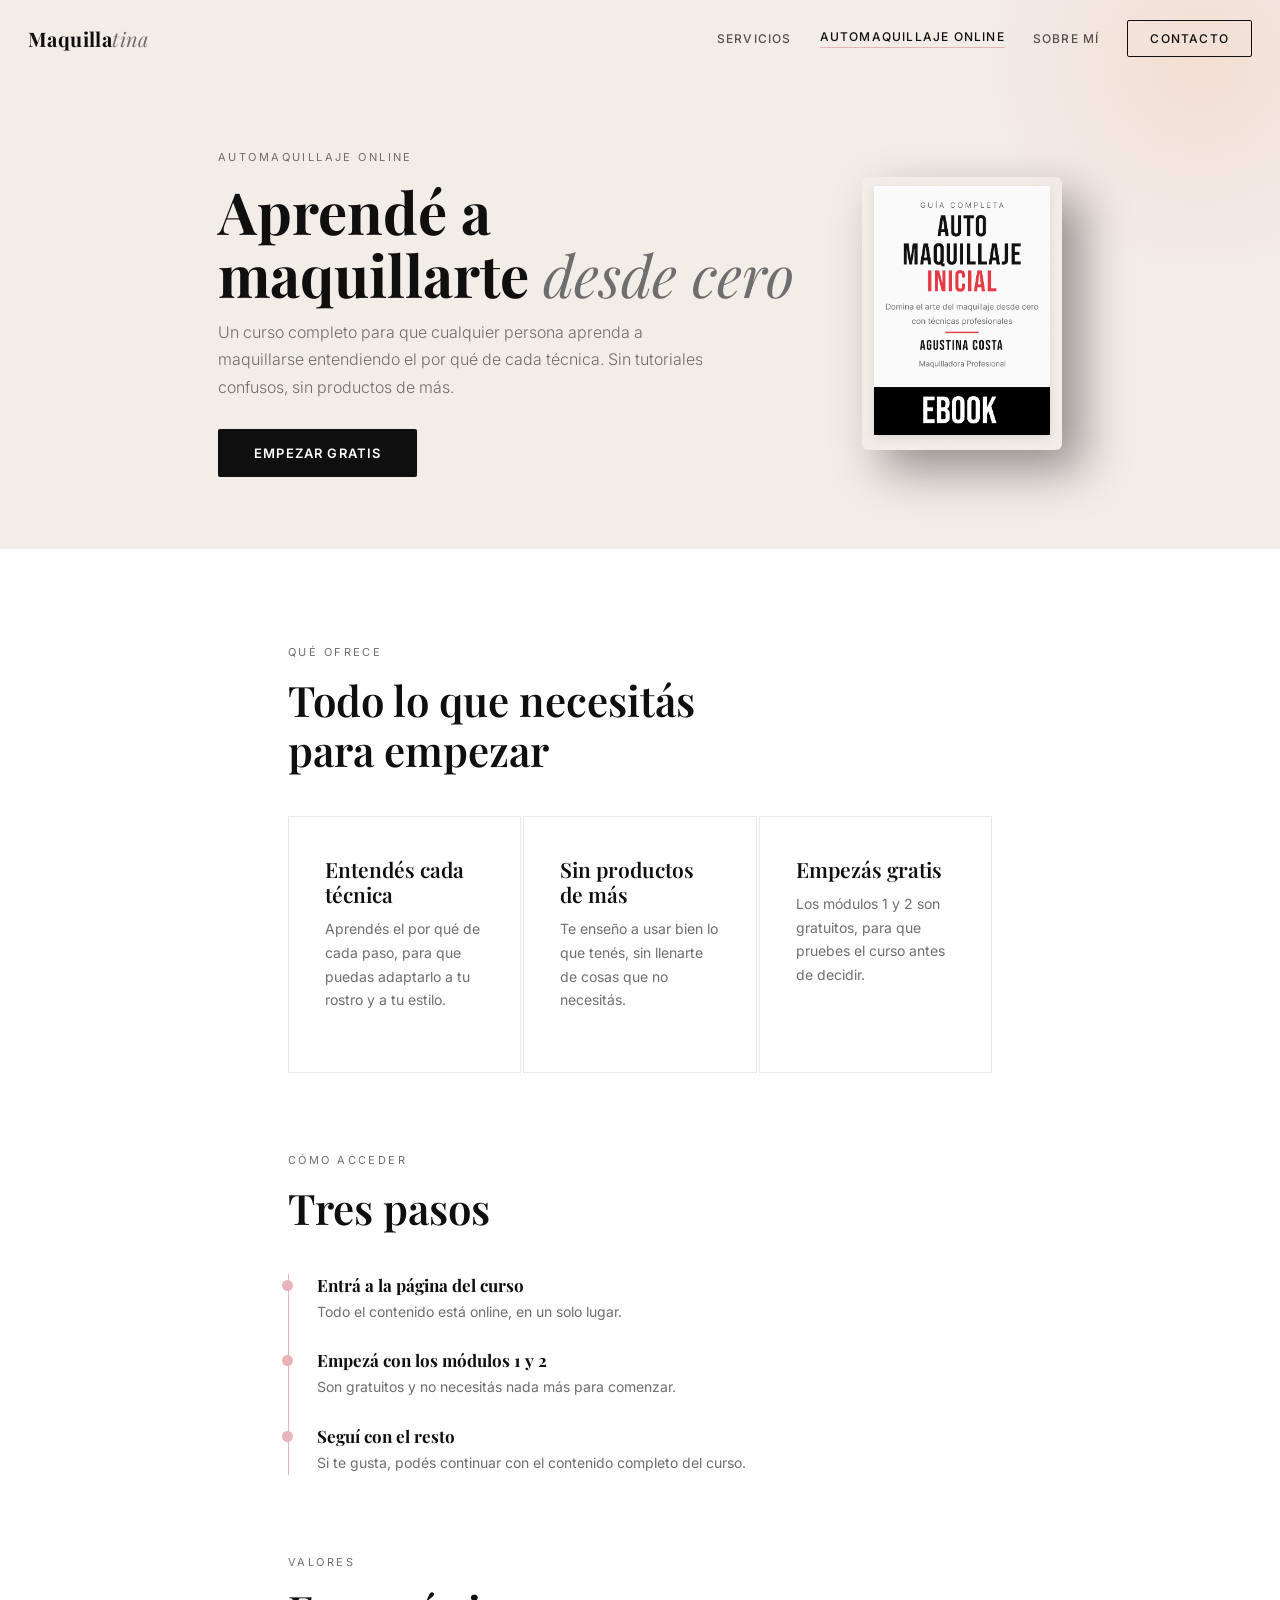
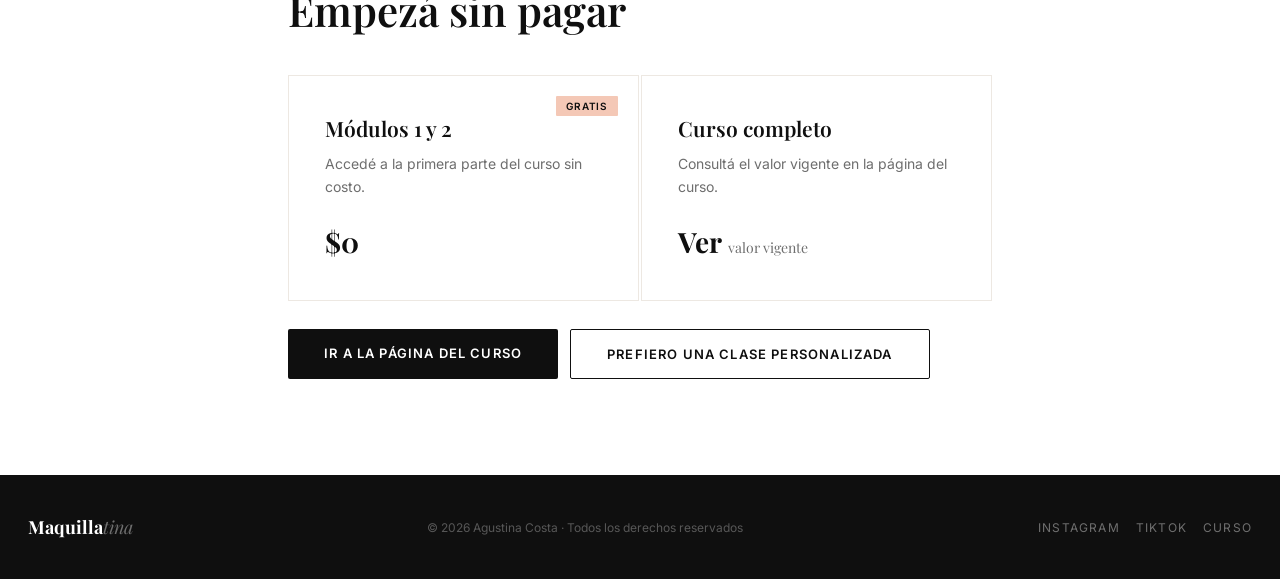
<file: web-mkp2/automaquillaje-online.html>
<!DOCTYPE html>
<html lang="es"><head><meta charset="UTF-8"/><meta name="viewport" content="width=device-width, initial-scale=1.0"/>
<title>Automaquillaje online — Maquillatina</title><meta name="description" content="Curso online de automaquillaje desde cero. Módulos 1 y 2 gratis."/>
<link href="https://fonts.googleapis.com/css2?family=Playfair+Display:ital,wght@0,400;0,600;0,700;1,400;1,600&family=Inter:wght@300;400;500;600&display=swap" rel="stylesheet"/>
<link rel="stylesheet" href="styles.css"/></head><body>
<svg width="0" height="0" style="position:absolute;overflow:hidden"><defs><linearGradient id="ig-grad" x1="0%" y1="100%" x2="100%" y2="0%"><stop offset="0%" style="stop-color:#f09433"/><stop offset="25%" style="stop-color:#e6683c"/><stop offset="50%" style="stop-color:#dc2743"/><stop offset="75%" style="stop-color:#cc2366"/><stop offset="100%" style="stop-color:#bc1888"/></linearGradient></defs></svg>
<nav id="mainNav"><a href="index.html" class="nav__logo">Maquilla<em>tina</em></a>
<div class="nav__links"><a href="servicios.html">Servicios</a><a href="automaquillaje-online.html" class="active">Automaquillaje online</a><a href="sobre-mi.html">Sobre mí</a><a href="contacto.html" class="nav__cta">Contacto</a></div>
<button class="nav__hamburger" id="hamburger" aria-label="Menú"><span></span><span></span><span></span></button></nav>

<section class="page-head page-head--cover"><div class="container page-head__inner" style="max-width:900px">
<div><span class="section-label">Automaquillaje online</span><h1>Aprendé a maquillarte <em>desde cero</em></h1>
<p>Un curso completo para que cualquier persona aprenda a maquillarse entendiendo el por qué de cada técnica. Sin tutoriales confusos, sin productos de más.</p>
<div class="btns"><a href="https://maquillatina.netlify.app/" target="_blank" rel="noopener" class="btn btn--negro">Empezar gratis</a></div></div>
<div class="ebook-promo__cover"><img src="img/ortada-ebook.jpg.png" alt="Automaquillaje Inicial"/></div></div></section>

<section class="servicios section" style="padding-bottom:40px"><div class="container">
<span class="section-label reveal">Qué ofrece</span><h2 class="servicios__title reveal" style="margin-bottom:40px">Todo lo que necesitás para empezar</h2>
<div class="grid3 reveal">
<div class="servicio__card"><h3 class="servicio__nombre">Entendés cada técnica</h3><p class="servicio__desc">Aprendés el por qué de cada paso, para que puedas adaptarlo a tu rostro y a tu estilo.</p></div>
<div class="servicio__card"><h3 class="servicio__nombre">Sin productos de más</h3><p class="servicio__desc">Te enseño a usar bien lo que tenés, sin llenarte de cosas que no necesitás.</p></div>
<div class="servicio__card"><h3 class="servicio__nombre">Empezás gratis</h3><p class="servicio__desc">Los módulos 1 y 2 son gratuitos, para que pruebes el curso antes de decidir.</p></div>
</div></div></section>

<section class="servicios" style="padding:40px 0"><div class="container">
<span class="section-label reveal">Cómo acceder</span><h2 class="servicios__title reveal" style="margin-bottom:40px">Tres pasos</h2>
<ol class="pasos reveal"><li><strong>Entrá a la página del curso</strong><span>Todo el contenido está online, en un solo lugar.</span></li>
<li><strong>Empezá con los módulos 1 y 2</strong><span>Son gratuitos y no necesitás nada más para comenzar.</span></li>
<li><strong>Seguí con el resto</strong><span>Si te gusta, podés continuar con el contenido completo del curso.</span></li></ol></div></section>

<section class="servicios" style="padding:40px 0 96px"><div class="container">
<span class="section-label reveal">Valores</span><h2 class="servicios__title reveal" style="margin-bottom:40px">Empezá sin pagar</h2>
<div class="servicios__grid reveal">
<div class="servicio__card"><span class="servicio__badge">Gratis</span><h3 class="servicio__nombre">Módulos 1 y 2</h3><p class="servicio__desc">Accedé a la primera parte del curso sin costo.</p><span class="servicio__precio">$0</span></div>
<div class="servicio__card"><h3 class="servicio__nombre">Curso completo</h3><p class="servicio__desc">Consultá el valor vigente en la página del curso.</p><span class="servicio__precio">Ver <em>valor vigente</em></span></div>
</div>
<div class="acciones reveal"><a href="https://maquillatina.netlify.app/" target="_blank" rel="noopener" class="btn btn--negro">Ir a la página del curso</a><a href="servicios.html#clases" class="btn btn--outline">Prefiero una clase personalizada</a></div>
</div></section>
<footer><span class="footer__logo">Maquilla<em>tina</em></span><p>© 2026 Agustina Costa · Todos los derechos reservados</p>
<div class="footer__social"><a href="https://instagram.com/maquillatina" target="_blank" rel="noopener">Instagram</a><a href="https://tiktok.com/@maquillatina" target="_blank" rel="noopener">TikTok</a><a href="https://maquillatina.netlify.app/" target="_blank" rel="noopener">Curso</a></div></footer>
<script src="script.js"></script></body></html>
</file>
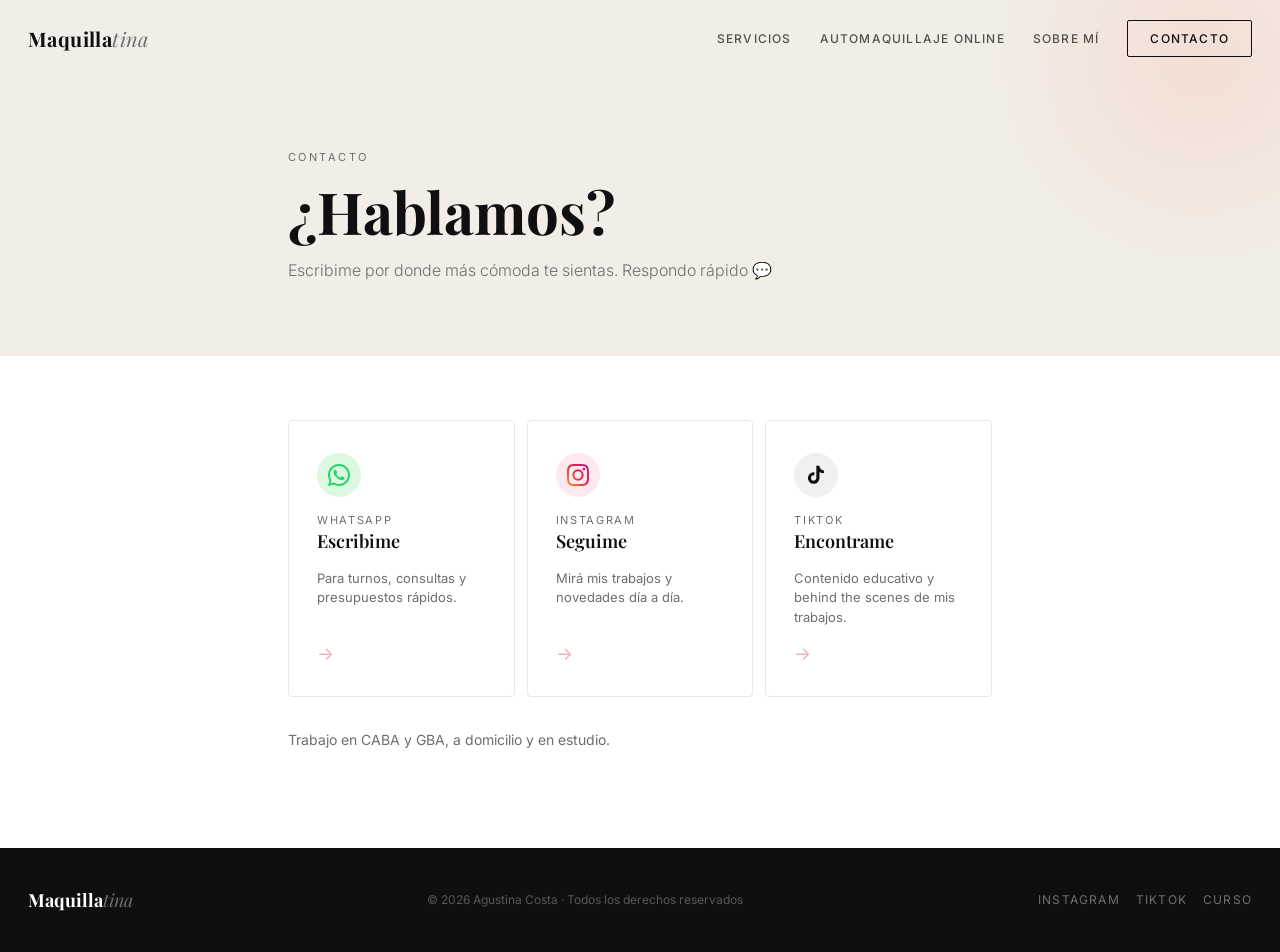
<file: web-mkp2/contacto.html>
<!DOCTYPE html>
<html lang="es"><head><meta charset="UTF-8"/><meta name="viewport" content="width=device-width, initial-scale=1.0"/>
<title>Contacto — Maquillatina</title><meta name="description" content="Escribime por WhatsApp, Instagram o TikTok para turnos, consultas y presupuestos."/>
<link href="https://fonts.googleapis.com/css2?family=Playfair+Display:ital,wght@0,400;0,600;0,700;1,400;1,600&family=Inter:wght@300;400;500;600&display=swap" rel="stylesheet"/>
<link rel="stylesheet" href="styles.css"/></head><body>
<svg width="0" height="0" style="position:absolute;overflow:hidden"><defs><linearGradient id="ig-grad" x1="0%" y1="100%" x2="100%" y2="0%"><stop offset="0%" style="stop-color:#f09433"/><stop offset="25%" style="stop-color:#e6683c"/><stop offset="50%" style="stop-color:#dc2743"/><stop offset="75%" style="stop-color:#cc2366"/><stop offset="100%" style="stop-color:#bc1888"/></linearGradient></defs></svg>
<nav id="mainNav"><a href="index.html" class="nav__logo">Maquilla<em>tina</em></a>
<div class="nav__links"><a href="servicios.html">Servicios</a><a href="automaquillaje-online.html">Automaquillaje online</a><a href="sobre-mi.html">Sobre mí</a><a href="contacto.html" class="nav__cta active">Contacto</a></div>
<button class="nav__hamburger" id="hamburger" aria-label="Menú"><span></span><span></span><span></span></button></nav>

<section class="page-head"><div class="container page-head__inner"><span class="section-label">Contacto</span><h1>¿Hablamos?</h1>
<p>Escribime por donde más cómoda te sientas. Respondo rápido 💬</p></div></section>
<section class="contacto section" style="background:var(--blanco);padding-top:64px"><div class="container"><div class="contacto__grid reveal">
      <!-- WhatsApp -->
      <a href="https://wa.me/5491166240209" target="_blank" rel="noopener" class="contacto__card">
        <div class="contacto__card-icon contacto__card-icon--wpp">
          <svg viewBox="0 0 24 24" fill="#25D366">
            <path d="M17.472 14.382c-.297-.149-1.758-.867-2.03-.967-.273-.099-.471-.148-.67.15-.197.297-.767.966-.94 1.164-.173.199-.347.223-.644.075-.297-.15-1.255-.463-2.39-1.475-.883-.788-1.48-1.761-1.653-2.059-.173-.297-.018-.458.13-.606.134-.133.298-.347.446-.52.149-.174.198-.298.298-.497.099-.198.05-.371-.025-.52-.075-.149-.669-1.612-.916-2.207-.242-.579-.487-.5-.669-.51-.173-.008-.371-.01-.57-.01-.198 0-.52.074-.792.372-.272.297-1.04 1.016-1.04 2.479 0 1.462 1.065 2.875 1.213 3.074.149.198 2.096 3.2 5.077 4.487.709.306 1.262.489 1.694.625.712.227 1.36.195 1.871.118.571-.085 1.758-.719 2.006-1.413.248-.694.248-1.289.173-1.413-.074-.124-.272-.198-.57-.347zM12 0C5.373 0 0 5.373 0 12c0 2.123.558 4.116 1.534 5.836L0 24l6.341-1.513A11.945 11.945 0 0012 24c6.627 0 12-5.373 12-12S18.627 0 12 0zm0 21.818a9.79 9.79 0 01-5.032-1.387l-.36-.214-3.765.898.939-3.668-.235-.376A9.818 9.818 0 012.182 12C2.182 6.57 6.57 2.182 12 2.182S21.818 6.57 21.818 12 17.43 21.818 12 21.818z"/>
          </svg>
        </div>
        <div>
          <span class="contacto__card-plataforma">WhatsApp</span>
          <span class="contacto__card-accion">Escribime</span>
        </div>
        <p class="contacto__card-desc">Para turnos, consultas y presupuestos rápidos.</p>
        <span class="contacto__card-arrow">→</span>
      </a>

      <!-- Instagram -->
      <a href="https://instagram.com/maquillatina" target="_blank" rel="noopener" class="contacto__card">
        <div class="contacto__card-icon contacto__card-icon--ig">
          <svg viewBox="0 0 24 24" fill="url(#ig-grad)">
            <path d="M12 2.163c3.204 0 3.584.012 4.85.07 3.252.148 4.771 1.691 4.919 4.919.058 1.265.069 1.645.069 4.849 0 3.205-.012 3.584-.069 4.849-.149 3.225-1.664 4.771-4.919 4.919-1.266.058-1.644.07-4.85.07-3.204 0-3.584-.012-4.849-.07-3.26-.149-4.771-1.699-4.919-4.92-.058-1.265-.07-1.644-.07-4.849 0-3.204.013-3.583.07-4.849.149-3.227 1.664-4.771 4.919-4.919 1.266-.057 1.645-.069 4.849-.069zM12 0C8.741 0 8.333.014 7.053.072 2.695.272.273 2.69.073 7.052.014 8.333 0 8.741 0 12c0 3.259.014 3.668.072 4.948.2 4.358 2.618 6.78 6.98 6.98C8.333 23.986 8.741 24 12 24c3.259 0 3.668-.014 4.948-.072 4.354-.2 6.782-2.618 6.979-6.98.059-1.28.073-1.689.073-4.948 0-3.259-.014-3.667-.072-4.947-.196-4.354-2.617-6.78-6.979-6.98C15.668.014 15.259 0 12 0zm0 5.838a6.162 6.162 0 100 12.324 6.162 6.162 0 000-12.324zM12 16a4 4 0 110-8 4 4 0 010 8zm6.406-11.845a1.44 1.44 0 100 2.881 1.44 1.44 0 000-2.881z"/>
          </svg>
        </div>
        <div>
          <span class="contacto__card-plataforma">Instagram</span>
          <span class="contacto__card-accion">Seguime</span>
        </div>
        <p class="contacto__card-desc">Mirá mis trabajos y novedades día a día.</p>
        <span class="contacto__card-arrow">→</span>
      </a>

      <!-- TikTok -->
      <a href="https://tiktok.com/@maquillatina" target="_blank" rel="noopener" class="contacto__card">
        <div class="contacto__card-icon contacto__card-icon--tt">
          <svg viewBox="0 0 24 24" fill="#0F0F0F">
            <path d="M19.59 6.69a4.83 4.83 0 01-3.77-4.25V2h-3.45v13.67a2.89 2.89 0 01-2.88 2.5 2.89 2.89 0 01-2.89-2.89 2.89 2.89 0 012.89-2.89c.28 0 .54.04.79.1V9.01a6.33 6.33 0 00-.79-.05 6.34 6.34 0 00-6.34 6.34 6.34 6.34 0 006.34 6.34 6.34 6.34 0 006.33-6.34V8.69a8.19 8.19 0 004.79 1.53V6.75a4.85 4.85 0 01-1.02-.06z"/>
          </svg>
        </div>
        <div>
          <span class="contacto__card-plataforma">TikTok</span>
          <span class="contacto__card-accion">Encontrame</span>
        </div>
        <p class="contacto__card-desc">Contenido educativo y behind the scenes de mis trabajos.</p>
        <span class="contacto__card-arrow">→</span>
      </a>
</div><p class="servicios__nota reveal" style="margin-top:32px">Trabajo en CABA y GBA, a domicilio y en estudio.</p></div></section>
<footer><span class="footer__logo">Maquilla<em>tina</em></span><p>© 2026 Agustina Costa · Todos los derechos reservados</p>
<div class="footer__social"><a href="https://instagram.com/maquillatina" target="_blank" rel="noopener">Instagram</a><a href="https://tiktok.com/@maquillatina" target="_blank" rel="noopener">TikTok</a><a href="https://maquillatina.netlify.app/" target="_blank" rel="noopener">Curso</a></div></footer>
<script src="script.js"></script></body></html>
</file>
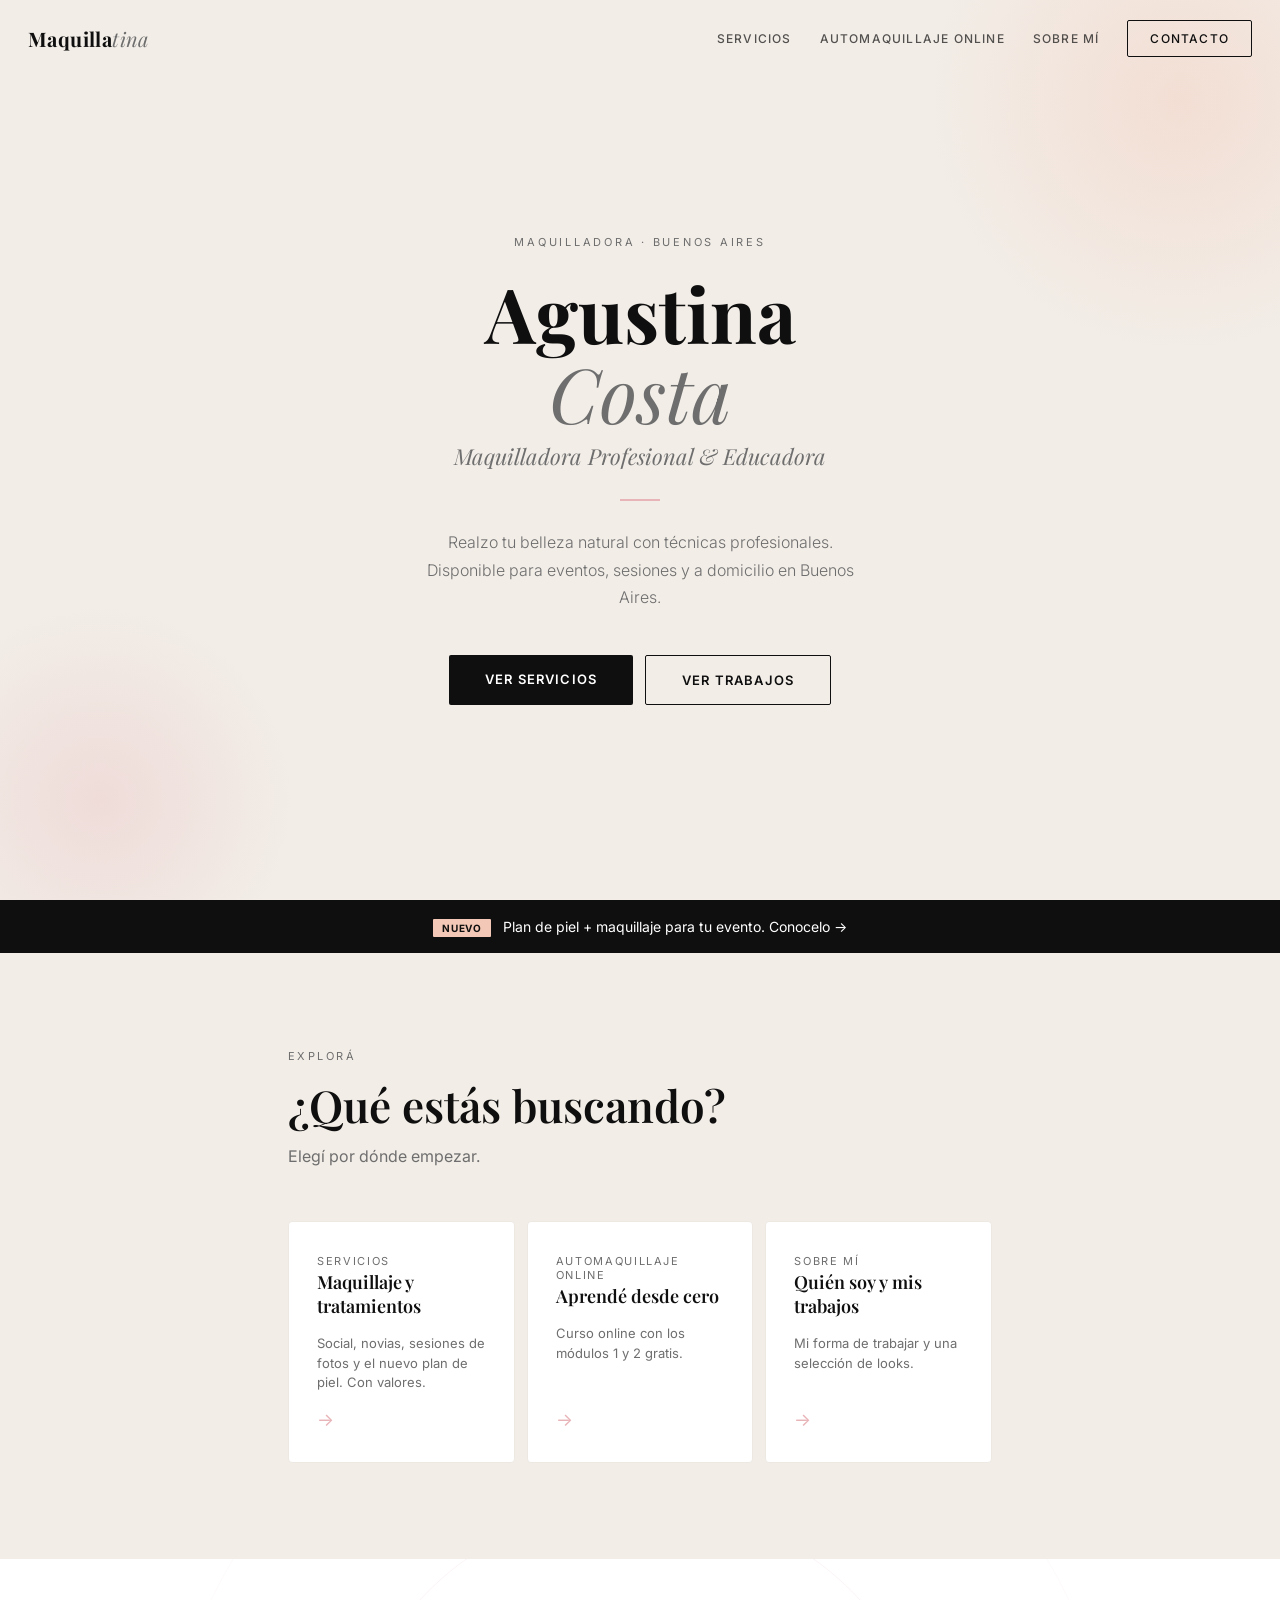
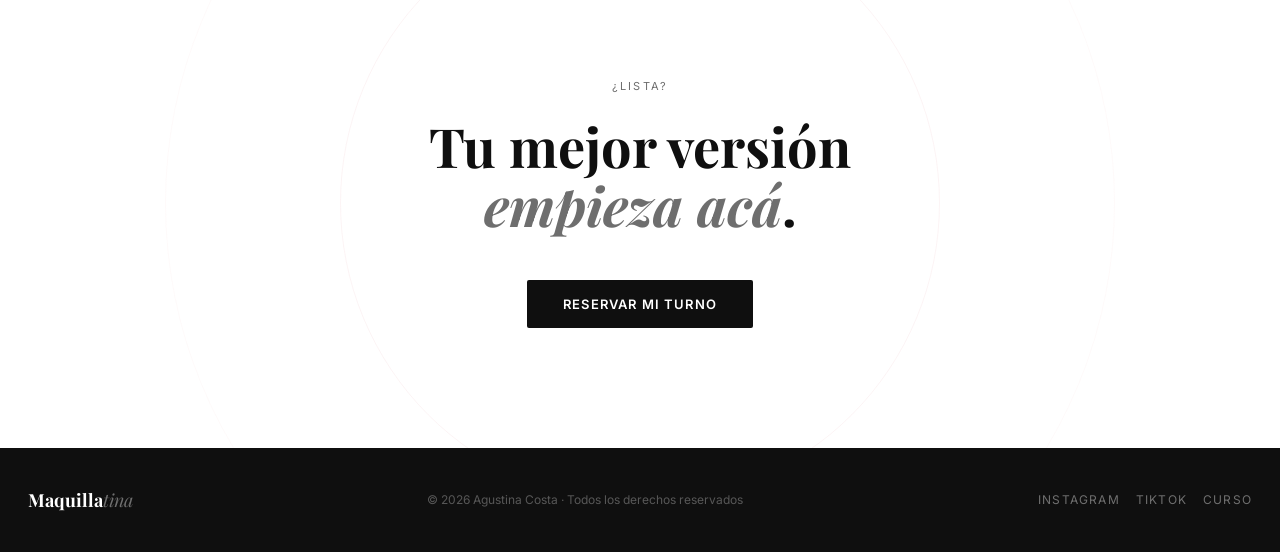
<file: web-mkp2/index (1).html>
<!DOCTYPE html>
<html lang="es"><head><meta charset="UTF-8"/><meta name="viewport" content="width=device-width, initial-scale=1.0"/>
<title>Agustina Costa — Maquillatina</title><meta name="description" content="Maquilladora profesional y educadora en Buenos Aires. Maquillaje a domicilio, eventos, novias y clases de automaquillaje."/>
<link href="https://fonts.googleapis.com/css2?family=Playfair+Display:ital,wght@0,400;0,600;0,700;1,400;1,600&family=Inter:wght@300;400;500;600&display=swap" rel="stylesheet"/>
<link rel="stylesheet" href="styles.css"/></head><body>
<svg width="0" height="0" style="position:absolute;overflow:hidden"><defs><linearGradient id="ig-grad" x1="0%" y1="100%" x2="100%" y2="0%"><stop offset="0%" style="stop-color:#f09433"/><stop offset="25%" style="stop-color:#e6683c"/><stop offset="50%" style="stop-color:#dc2743"/><stop offset="75%" style="stop-color:#cc2366"/><stop offset="100%" style="stop-color:#bc1888"/></linearGradient></defs></svg>
<nav id="mainNav"><a href="index.html" class="nav__logo">Maquilla<em>tina</em></a>
<div class="nav__links"><a href="servicios.html">Servicios</a><a href="automaquillaje-online.html">Automaquillaje online</a><a href="sobre-mi.html">Sobre mí</a><a href="contacto.html" class="nav__cta">Contacto</a></div>
<button class="nav__hamburger" id="hamburger" aria-label="Menú"><span></span><span></span><span></span></button></nav>

<section class="hero"><div class="hero__inner"><span class="hero__eyebrow">Maquilladora · Buenos Aires</span>
<h1 class="hero__title">Agustina<br/><em>Costa</em></h1><p class="hero__subtitle">Maquilladora Profesional & Educadora</p><div class="hero__divider"></div>
<p class="hero__desc">Realzo tu belleza natural con técnicas profesionales. Disponible para eventos, sesiones y a domicilio en Buenos Aires.</p>
<div class="hero__btns"><a href="servicios.html" class="btn btn--negro">Ver servicios</a><a href="sobre-mi.html" class="btn btn--outline">Ver trabajos</a></div></div></section>
<a href="servicios.html#tratamiento" class="nuevo-strip"><b>Nuevo</b>Plan de piel + maquillaje para tu evento. Conocelo →</a>
<section class="contacto section"><div class="container"><span class="section-label reveal">Explorá</span><h2 class="contacto__title reveal">¿Qué estás buscando?</h2>
<p class="contacto__sub reveal">Elegí por dónde empezar.</p>
<div class="contacto__grid reveal">
<a href="servicios.html" class="contacto__card"><div><span class="contacto__card-plataforma">Servicios</span><span class="contacto__card-accion">Maquillaje y tratamientos</span></div><p class="contacto__card-desc">Social, novias, sesiones de fotos y el nuevo plan de piel. Con valores.</p><span class="contacto__card-arrow">→</span></a>
<a href="automaquillaje-online.html" class="contacto__card"><div><span class="contacto__card-plataforma">Automaquillaje online</span><span class="contacto__card-accion">Aprendé desde cero</span></div><p class="contacto__card-desc">Curso online con los módulos 1 y 2 gratis.</p><span class="contacto__card-arrow">→</span></a>
<a href="sobre-mi.html" class="contacto__card"><div><span class="contacto__card-plataforma">Sobre mí</span><span class="contacto__card-accion">Quién soy y mis trabajos</span></div><p class="contacto__card-desc">Mi forma de trabajar y una selección de looks.</p><span class="contacto__card-arrow">→</span></a>
</div></div></section><section class="cta-final"><span class="cta-final__label reveal">¿Lista?</span><h2 class="cta-final__title reveal">Tu mejor versión <em>empieza acá</em>.</h2><a href="https://wa.me/5491166240209" target="_blank" rel="noopener" class="btn btn--negro reveal">Reservar mi turno</a></section>
<footer><span class="footer__logo">Maquilla<em>tina</em></span><p>© 2026 Agustina Costa · Todos los derechos reservados</p>
<div class="footer__social"><a href="https://instagram.com/maquillatina" target="_blank" rel="noopener">Instagram</a><a href="https://tiktok.com/@maquillatina" target="_blank" rel="noopener">TikTok</a><a href="https://maquillatina.netlify.app/" target="_blank" rel="noopener">Curso</a></div></footer>
<script src="script.js"></script></body></html>
</file>
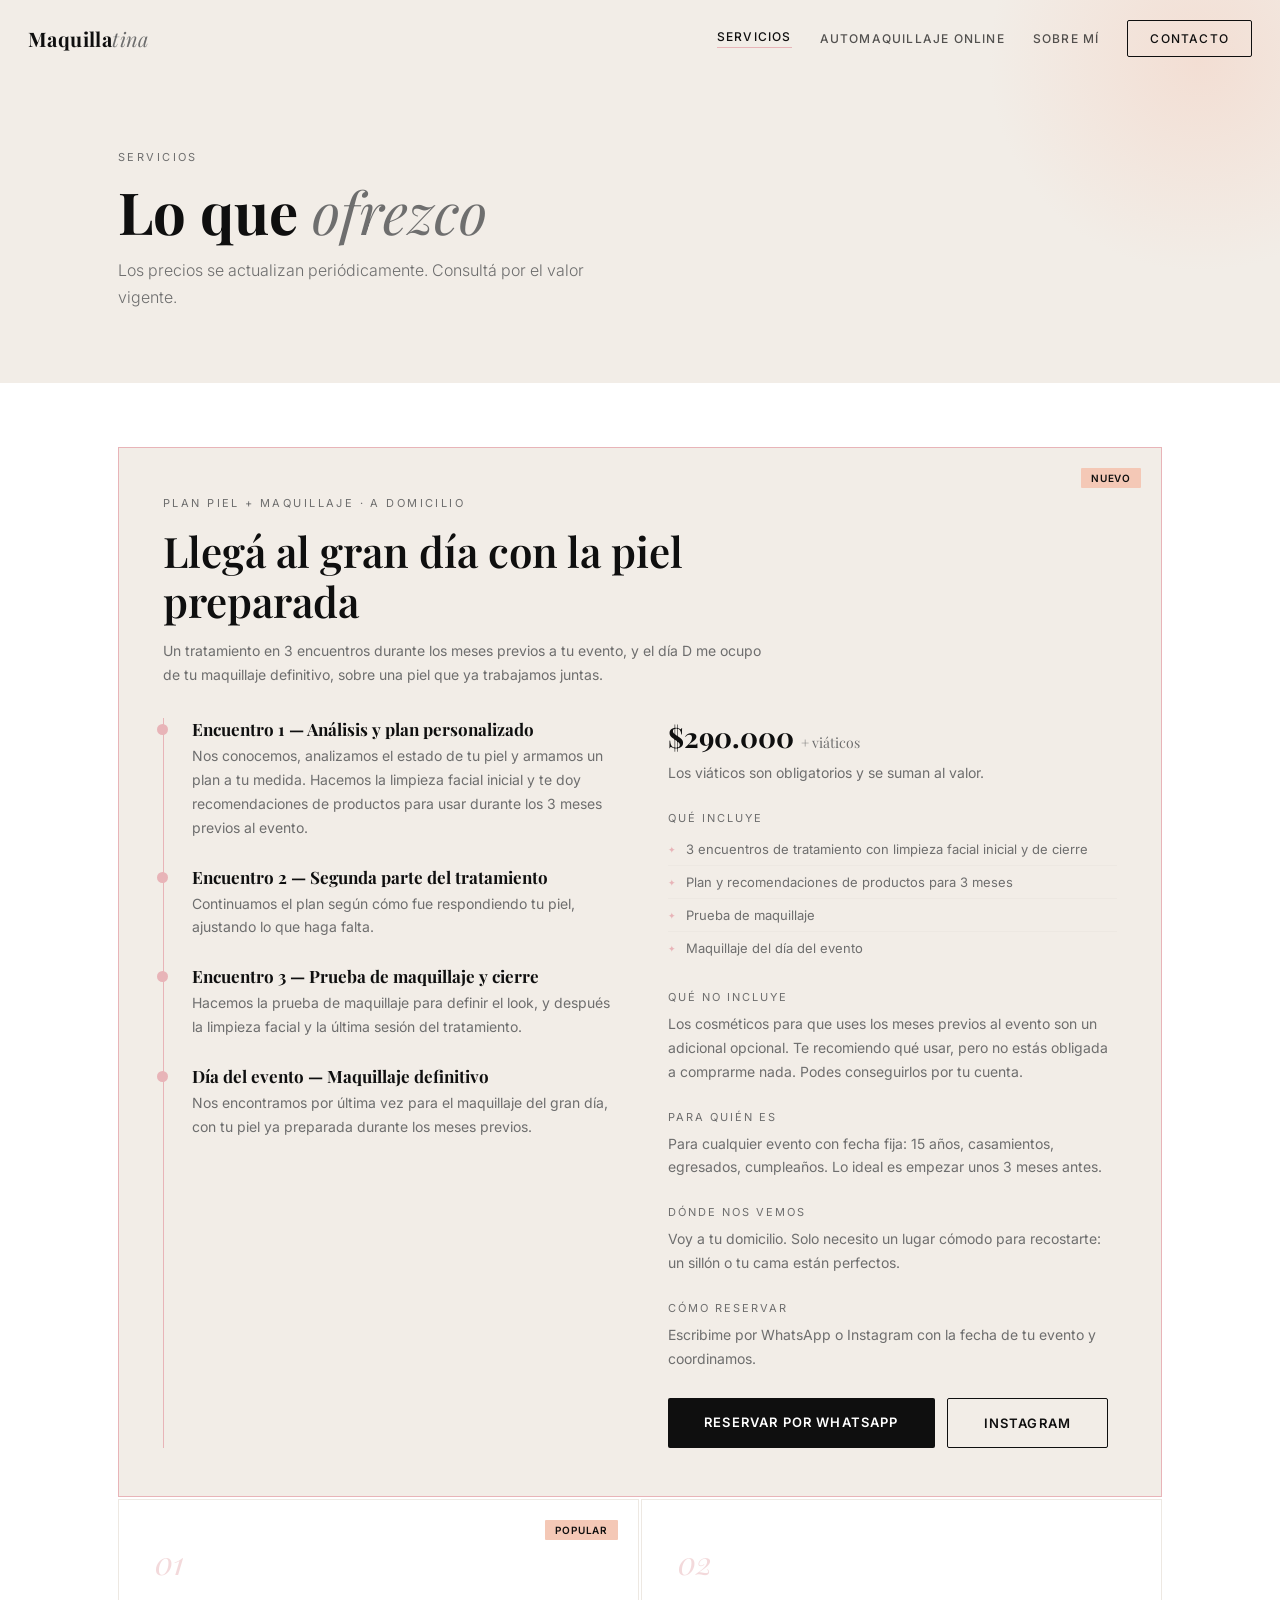
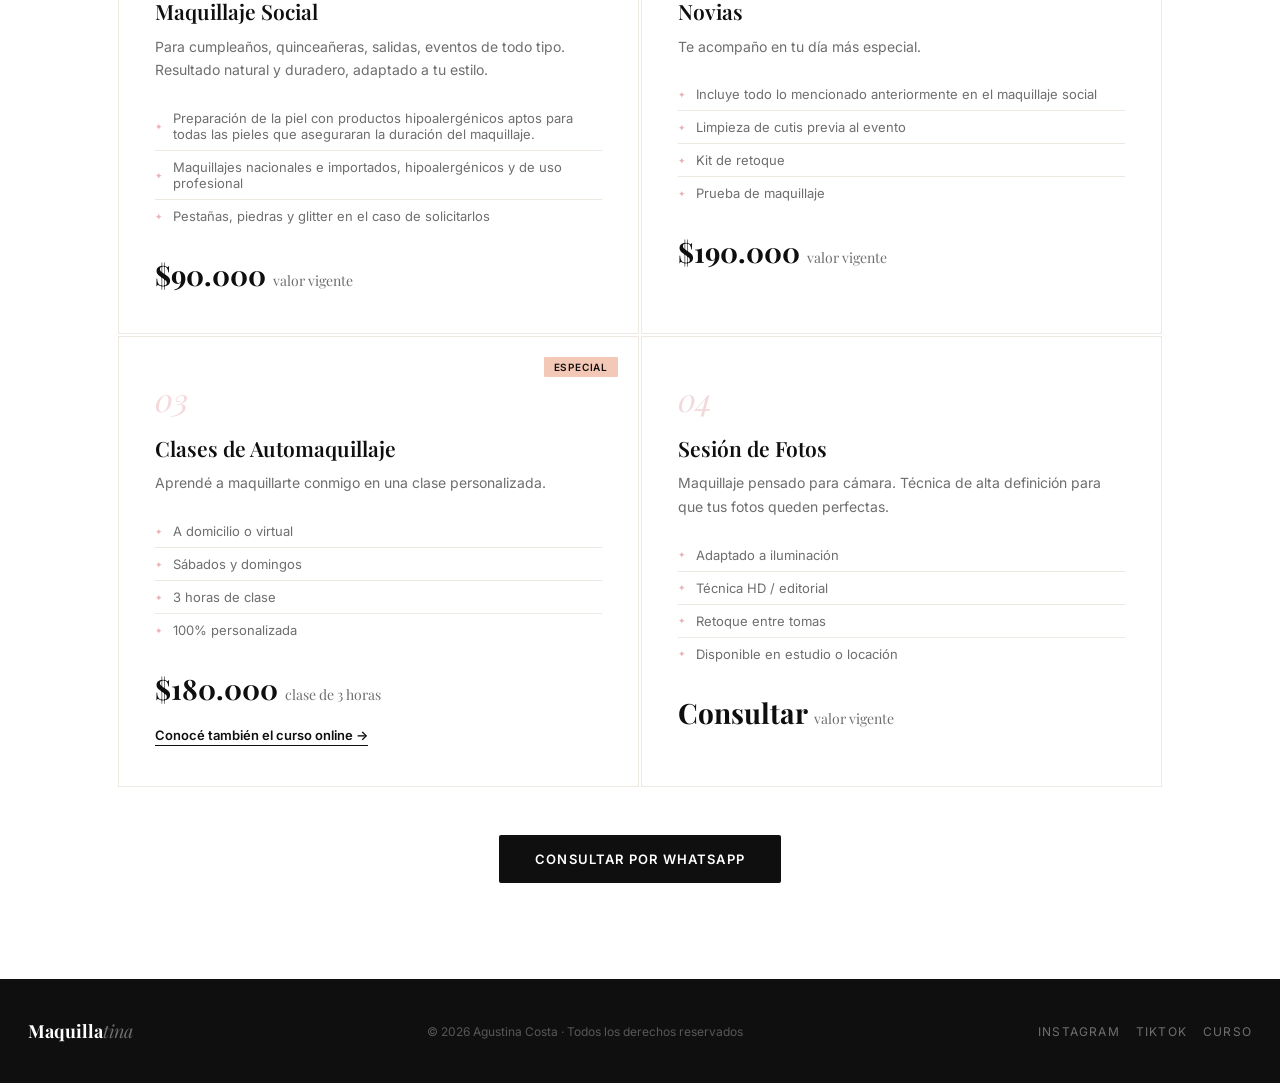
<file: web-mkp2/servicios.html>
<!DOCTYPE html>
<html lang="es"><head><meta charset="UTF-8"/><meta name="viewport" content="width=device-width, initial-scale=1.0"/>
<title>Servicios — Maquillatina</title><meta name="description" content="Maquillaje social, novias, sesiones de fotos, clases de automaquillaje y plan de piel para tu evento. Valores vigentes."/>
<link href="https://fonts.googleapis.com/css2?family=Playfair+Display:ital,wght@0,400;0,600;0,700;1,400;1,600&family=Inter:wght@300;400;500;600&display=swap" rel="stylesheet"/>
<link rel="stylesheet" href="styles.css"/></head><body>
<svg width="0" height="0" style="position:absolute;overflow:hidden"><defs><linearGradient id="ig-grad" x1="0%" y1="100%" x2="100%" y2="0%"><stop offset="0%" style="stop-color:#f09433"/><stop offset="25%" style="stop-color:#e6683c"/><stop offset="50%" style="stop-color:#dc2743"/><stop offset="75%" style="stop-color:#cc2366"/><stop offset="100%" style="stop-color:#bc1888"/></linearGradient></defs></svg>
<nav id="mainNav"><a href="index.html" class="nav__logo">Maquilla<em>tina</em></a>
<div class="nav__links"><a href="servicios.html" class="active">Servicios</a><a href="automaquillaje-online.html">Automaquillaje online</a><a href="sobre-mi.html">Sobre mí</a><a href="contacto.html" class="nav__cta">Contacto</a></div>
<button class="nav__hamburger" id="hamburger" aria-label="Menú"><span></span><span></span><span></span></button></nav>

<section class="page-head"><div class="container--wide page-head__inner"><span class="section-label">Servicios</span><h1>Lo que <em>ofrezco</em></h1>
<p>Los precios se actualizan periódicamente. Consultá por el valor vigente.</p></div></section>
<section class="servicios section" style="padding-top:64px"><div class="container--wide">

<div class="destacado reveal" id="tratamiento"><span class="servicio__badge">Nuevo</span>
<span class="section-label">Plan piel + maquillaje · a domicilio</span>
<h2 class="servicios__title" style="max-width:640px">Llegá al gran día con la piel preparada</h2>
<p class="servicio__desc" style="max-width:600px;margin-top:12px">Un tratamiento en 3 encuentros durante los meses previos a tu evento, y el día D me ocupo de tu maquillaje definitivo, sobre una piel que ya trabajamos juntas.</p>
<div class="destacado__grid">
<ol class="pasos">
<li><strong>Encuentro 1 — Análisis y plan personalizado</strong><span>Nos conocemos, analizamos el estado de tu piel y armamos un plan a tu medida. Hacemos la limpieza facial inicial y te doy recomendaciones de productos para usar durante los 3 meses previos al evento.</span></li>
<li><strong>Encuentro 2 — Segunda parte del tratamiento</strong><span>Continuamos el plan según cómo fue respondiendo tu piel, ajustando lo que haga falta.</span></li>
<li><strong>Encuentro 3 — Prueba de maquillaje y cierre</strong><span>Hacemos la prueba de maquillaje para definir el look, y después la limpieza facial y la última sesión del tratamiento.</span></li>
<li><strong>Día del evento — Maquillaje definitivo</strong><span>Nos encontramos por última vez para el maquillaje del gran día, con tu piel ya preparada durante los meses previos.</span></li>
</ol>
<div>
<span class="servicio__precio" style="margin-top:0">$290.000 <em>+ viáticos</em></span>
<p class="txt" style="margin-top:6px">Los viáticos son obligatorios y se suman al valor.</p>
<span class="mini">Qué incluye</span>
<ul class="servicio__incluye"><li>3 encuentros de tratamiento con limpieza facial inicial y de cierre</li><li>Plan y recomendaciones de productos para 3 meses</li><li>Prueba de maquillaje</li><li>Maquillaje del día del evento</li></ul>
<span class="mini">Qué no incluye</span>
<p class="txt">Los cosméticos para que uses los meses previos al evento son un adicional opcional. Te recomiendo qué usar, pero no estás obligada a comprarme nada. Podes conseguirlos por tu cuenta.</p>
<span class="mini">Para quién es</span>
<p class="txt">Para cualquier evento con fecha fija: 15 años, casamientos, egresados, cumpleaños. Lo ideal es empezar unos 3 meses antes.</p>
<span class="mini">Dónde nos vemos</span>
<p class="txt">Voy a tu domicilio. Solo necesito un lugar cómodo para recostarte: un sillón o tu cama están perfectos.</p>
<span class="mini">Cómo reservar</span>
<p class="txt">Escribime por WhatsApp o Instagram con la fecha de tu evento y coordinamos.</p>
<div class="acciones"><a href="https://wa.me/5491166240209?text=Hola!%20Quiero%20consultar%20por%20el%20plan%20piel%20y%20maquillaje.%20La%20fecha%20de%20mi%20evento%20es%3A%20" target="_blank" rel="noopener" class="btn btn--negro">Reservar por WhatsApp</a><a href="https://instagram.com/maquillatina" target="_blank" rel="noopener" class="btn btn--outline">Instagram</a></div>
</div></div></div>

<div class="servicios__grid reveal">
<div class="servicio__card"><span class="servicio__badge">Popular</span><span class="servicio__num">01</span><h3 class="servicio__nombre">Maquillaje Social</h3>
<p class="servicio__desc">Para cumpleaños, quinceañeras, salidas, eventos de todo tipo. Resultado natural y duradero, adaptado a tu estilo.</p>
<ul class="servicio__incluye"><li>Preparación de la piel con productos hipoalergénicos aptos para todas las pieles que aseguraran la duración del maquillaje.</li><li>Maquillajes nacionales e importados, hipoalergénicos y de uso profesional</li><li>Pestañas, piedras y glitter en el caso de solicitarlos</li></ul>
<span class="servicio__precio">$90.000 <em>valor vigente</em></span></div>
<div class="servicio__card"><span class="servicio__num">02</span><h3 class="servicio__nombre">Novias</h3><p class="servicio__desc">Te acompaño en tu día más especial.</p>
<ul class="servicio__incluye"><li>Incluye todo lo mencionado anteriormente en el maquillaje social</li><li>Limpieza de cutis previa al evento</li><li>Kit de retoque</li><li>Prueba de maquillaje</li></ul>
<span class="servicio__precio">$190.000 <em>valor vigente</em></span></div>
<div class="servicio__card" id="clases"><span class="servicio__badge">Especial</span><span class="servicio__num">03</span><h3 class="servicio__nombre">Clases de Automaquillaje</h3>
<p class="servicio__desc">Aprendé a maquillarte conmigo en una clase personalizada.</p>
<ul class="servicio__incluye"><li>A domicilio o virtual</li><li>Sábados y domingos</li><li>3 horas de clase</li><li>100% personalizada</li></ul>
<span class="servicio__precio">$180.000 <em>clase de 3 horas</em></span>
<a href="automaquillaje-online.html" class="servicio__link">Conocé también el curso online →</a></div>
<div class="servicio__card"><span class="servicio__num">04</span><h3 class="servicio__nombre">Sesión de Fotos</h3>
<p class="servicio__desc">Maquillaje pensado para cámara. Técnica de alta definición para que tus fotos queden perfectas.</p>
<ul class="servicio__incluye"><li>Adaptado a iluminación</li><li>Técnica HD / editorial</li><li>Retoque entre tomas</li><li>Disponible en estudio o locación</li></ul>
<span class="servicio__precio">Consultar <em>valor vigente</em></span></div>
</div>
<div class="acciones reveal" style="justify-content:center;margin-top:48px"><a href="https://wa.me/5491166240209" target="_blank" rel="noopener" class="btn btn--negro">Consultar por WhatsApp</a></div>
</div></section>
<footer><span class="footer__logo">Maquilla<em>tina</em></span><p>© 2026 Agustina Costa · Todos los derechos reservados</p>
<div class="footer__social"><a href="https://instagram.com/maquillatina" target="_blank" rel="noopener">Instagram</a><a href="https://tiktok.com/@maquillatina" target="_blank" rel="noopener">TikTok</a><a href="https://maquillatina.netlify.app/" target="_blank" rel="noopener">Curso</a></div></footer>
<script src="script.js"></script></body></html>
</file>
<file: web-mkp2/styles.css>
/* ══════════════════════════════════════════
   VARIABLES & RESET
══════════════════════════════════════════ */
:root {
  --negro: #0F0F0F;
  --gris: #6E6E6E;
  --gris-claro: #9e9e9e;
  --beige: #F2EDE7;
  --beige-oscuro: #e8e1d9;
  --rosa: #E8B4B8;
  --durazno: #F4C8B6;
  --blanco: #FFFFFF;
  --serif: 'Playfair Display', Georgia, serif;
  --sans: 'Inter', Helvetica, sans-serif;
}
*, *::before, *::after { box-sizing: border-box; margin: 0; padding: 0; }
html { scroll-behavior: smooth; }
body {
  font-family: var(--sans);
  background: var(--blanco);
  color: var(--negro);
  overflow-x: hidden;
  -webkit-font-smoothing: antialiased;
}

/* ══ UTILIDADES ══ */
.container { max-width: 760px; margin: 0 auto; padding: 0 28px; }
.container--wide { max-width: 1100px; margin: 0 auto; padding: 0 28px; }
.section { padding: 96px 0; }
.section-label {
  font-size: 11px; letter-spacing: 0.22em; text-transform: uppercase;
  color: var(--gris); display: block; margin-bottom: 16px;
}
.section-label--rosa { color: var(--rosa); }

/* ══ REVEAL ══ */
@keyframes fadeUp {
  from { opacity:0; transform:translateY(30px); }
  to   { opacity:1; transform:translateY(0); }
}
.reveal { opacity:0; transform:translateY(28px); transition:opacity .7s ease, transform .7s ease; }
.reveal.visible { opacity:1; transform:translateY(0); }

/* ══ BOTONES ══ */
.btn {
  display:inline-block; font-family:var(--sans); font-size:13px;
  font-weight:600; letter-spacing:.09em; text-transform:uppercase;
  text-decoration:none; padding:16px 36px; border-radius:2px;
  transition:background .25s, transform .2s, box-shadow .25s;
  cursor:pointer; border:none;
}
.btn--negro { background:var(--negro); color:var(--blanco); }
.btn--negro:hover { background:#2a2a2a; transform:translateY(-2px); box-shadow:0 8px 28px rgba(15,15,15,.18); }
.btn--rosa { background:var(--rosa); color:var(--negro); }
.btn--rosa:hover { background:#dda4a8; transform:translateY(-2px); box-shadow:0 8px 28px rgba(232,180,184,.35); }
.btn--outline { background:transparent; color:var(--negro); border:1.5px solid var(--negro); }
.btn--outline:hover { background:var(--negro); color:var(--blanco); }
.btn--outline-blanco { background:transparent; color:var(--blanco); border:1.5px solid rgba(255,255,255,.4); }
.btn--outline-blanco:hover { background:var(--blanco); color:var(--negro); }

/* ══════════════════════════════════════════
   NAV
══════════════════════════════════════════ */
nav {
  position: fixed; top:0; left:0; right:0; z-index:100;
  padding: 20px 28px;
  display:flex; align-items:center; justify-content:space-between;
  transition: background .3s, box-shadow .3s;
}
nav.scrolled {
  background: rgba(242,237,231,0.96);
  backdrop-filter: blur(12px);
  box-shadow: 0 1px 0 #e0d9d1;
}
.nav__logo {
  font-family: var(--serif); font-size:20px; font-weight:700;
  color:var(--negro); text-decoration:none; letter-spacing:.02em;
}
.nav__logo em { font-style:italic; color:var(--gris); font-weight:400; }
.nav__links { display:flex; gap:28px; align-items:center; }
.nav__links a {
  font-size:12px; font-weight:500; letter-spacing:.1em;
  text-transform:uppercase; color:var(--negro); text-decoration:none;
  transition:color .2s; opacity:.7;
}
.nav__links a:hover { opacity:1; color:var(--negro); }
.nav__cta {
  font-size:12px; font-weight:600; letter-spacing:.09em;
  text-transform:uppercase; color:var(--negro); text-decoration:none;
  padding:10px 22px; border:1.5px solid var(--negro); border-radius:2px;
  transition:background .2s, color .2s; opacity:1 !important;
}
.nav__cta:hover { background:var(--negro); color:var(--blanco); }
.nav__hamburger {
  display:none; flex-direction:column; gap:5px; cursor:pointer;
  background:none; border:none; padding:4px;
}
.nav__hamburger span {
  display:block; width:22px; height:1.5px;
  background:var(--negro); transition:transform .3s, opacity .3s;
}

/* ══════════════════════════════════════════
   HERO
══════════════════════════════════════════ */
.hero {
  min-height: 100svh;
  background: var(--beige);
  display:flex; align-items:center; justify-content:center;
  padding: 120px 28px 80px;
  position:relative; overflow:hidden;
  text-align:center;
}
.hero::before {
  content:''; position:absolute; top:-160px; right:-160px;
  width:520px; height:520px; border-radius:50%;
  background:radial-gradient(circle, var(--durazno) 0%, transparent 68%);
  opacity:.4; pointer-events:none;
}
.hero::after {
  content:''; position:absolute; bottom:-100px; left:-100px;
  width:400px; height:400px; border-radius:50%;
  background:radial-gradient(circle, var(--rosa) 0%, transparent 68%);
  opacity:.3; pointer-events:none;
}
.hero__inner {
  position:relative; z-index:1; max-width:640px; margin:0 auto;
  animation: fadeUp .9s ease both;
}
.hero__eyebrow {
  font-size:11px; letter-spacing:.25em; text-transform:uppercase;
  color:var(--gris); margin-bottom:24px; display:block;
}
.hero__title {
  font-family:var(--serif); font-size:clamp(40px,7vw,76px);
  font-weight:700; line-height:1.05; color:var(--negro); margin-bottom:8px;
}
.hero__title em { font-style:italic; font-weight:400; color:var(--gris); }
.hero__subtitle {
  font-family:var(--serif); font-size:clamp(16px,2vw,22px);
  font-style:italic; color:var(--gris); margin-bottom:28px;
  line-height:1.4;
}
.hero__divider { width:40px; height:2px; background:var(--rosa); margin:0 auto 28px; }
.hero__desc {
  font-size:16px; font-weight:300; color:var(--gris);
  line-height:1.7; margin-bottom:44px; max-width:460px; margin-left:auto; margin-right:auto;
}
.hero__btns { display:flex; gap:12px; justify-content:center; flex-wrap:wrap; }

/* ══════════════════════════════════════════
   SOBRE MÍ (intro rápida)
══════════════════════════════════════════ */
.sobre-intro { background:var(--blanco); padding:96px 0; }
.sobre-intro__inner {
  max-width:760px; margin:0 auto; padding:0 28px;
  display:grid; grid-template-columns:200px 1fr; gap:60px; align-items:center;
}
.sobre-intro__foto {
  width:200px; height:260px; border-radius:6px; overflow:hidden; flex-shrink:0;
  background:linear-gradient(145deg, var(--rosa) 0%, var(--durazno) 100%);
}
.sobre-intro__foto img {
  width:100%; height:100%; object-fit:cover; object-position:center top; display:block;
}
.sobre-intro__foto-placeholder {
  width:100%; height:100%; display:flex; align-items:center;
  justify-content:center; font-size:52px;
}
.sobre-intro__name {
  font-family:var(--serif); font-size:clamp(26px,3.5vw,36px);
  font-weight:700; line-height:1.1; margin-bottom:6px;
}
.sobre-intro__handle {
  font-size:13px; color:var(--gris); letter-spacing:.08em;
  text-transform:uppercase; margin-bottom:20px; display:block;
}
.sobre-intro__bio {
  font-size:15px; color:var(--gris); line-height:1.8; margin-bottom:24px;
}
.sobre-intro__tags { display:flex; flex-wrap:wrap; gap:8px; }
.sobre-intro__tag {
  font-size:11px; font-weight:600; letter-spacing:.07em; text-transform:uppercase;
  color:var(--negro); background:var(--rosa); padding:6px 14px;
  border-radius:1px; opacity:.85;
}

/* ══════════════════════════════════════════
   CARRUSEL
══════════════════════════════════════════ */
.carrusel-section { background:var(--negro); padding:80px 0 0; overflow:hidden; }
.carrusel-section .section-label { color:var(--rosa); }
.carrusel-section__header { padding:0 28px 48px; max-width:760px; margin:0 auto; }
.carrusel-section__title {
  font-family:var(--serif); font-size:clamp(28px,4vw,44px);
  font-weight:600; color:var(--blanco); line-height:1.2; max-width:440px;
}

.carrusel {
  display:flex; gap:12px; overflow-x:auto; padding:0 28px 48px;
  scroll-snap-type:x mandatory; -webkit-overflow-scrolling:touch;
  scrollbar-width:none;
}
.carrusel::-webkit-scrollbar { display:none; }
.carrusel__item {
  flex-shrink:0; width:280px; height:360px;
  border-radius:4px; overflow:hidden; scroll-snap-align:start;
  position:relative; cursor:pointer;
  transition:transform .3s;
  background: #1a1a1a;
}
.carrusel__item img {
  width:100%; height:100%; object-fit:cover; object-position:center top;
  display:block; transition:transform .4s ease;
}
.carrusel__item:hover { transform:scale(1.02); }
.carrusel__item:hover img { transform:scale(1.04); }
.carrusel__placeholder {
  width:100%; height:100%;
  display:flex; flex-direction:column;
  align-items:center; justify-content:center; gap:12px;
}
.carrusel__placeholder-icon { font-size:32px; opacity:.4; }
.carrusel__placeholder-label {
  font-size:11px; letter-spacing:.15em; text-transform:uppercase;
  color:rgba(255,255,255,.3);
}
.carrusel__overlay {
  position:absolute; inset:0;
  background:linear-gradient(to top, rgba(15,15,15,.7) 0%, transparent 60%);
  opacity:0; transition:opacity .3s;
  display:flex; align-items:flex-end; padding:20px;
}
.carrusel__item:hover .carrusel__overlay { opacity:1; }
.carrusel__overlay-text {
  font-size:13px; color:var(--blanco); font-style:italic;
  font-family:var(--serif); line-height:1.4;
}

/* paleta de colores de fondo para placeholders */
.c1 { background: #1e1a1a; }
.c2 { background: #1a1618; }
.c3 { background: #201c1a; }
.c4 { background: #1c1a1e; }
.c5 { background: #1a1c1e; }
.c6 { background: #1e1a1c; }

.carrusel__dots {
  display:flex; gap:6px; justify-content:center; padding-bottom:48px;
}
.carrusel__dot {
  width:6px; height:6px; border-radius:50%;
  background:rgba(255,255,255,.2); cursor:pointer; transition:background .2s, transform .2s;
  border:none;
}
.carrusel__dot.active { background:var(--rosa); transform:scale(1.3); }

/* ══════════════════════════════════════════
   GALERÍA GRID
══════════════════════════════════════════ */
.galeria { background:var(--beige); padding:96px 0; }
.galeria__header { max-width:760px; margin:0 auto 52px; padding:0 28px; }
.galeria__title {
  font-family:var(--serif); font-size:clamp(28px,4vw,42px);
  font-weight:600; line-height:1.2;
}
.galeria__grid {
  max-width:1100px; margin:0 auto; padding:0 28px;
  display:grid;
  grid-template-columns: repeat(3, 1fr);
  grid-template-rows: auto;
  gap:8px;
}
.galeria__cell {
  border-radius:3px; overflow:hidden;
  background:var(--beige-oscuro);
  position:relative; cursor:pointer;
  transition:transform .3s, box-shadow .3s;
  min-height: 240px;
}
.galeria__cell:hover { transform:scale(1.015); box-shadow:0 16px 48px rgba(15,15,15,.12); }
.galeria__cell--tall { grid-row: span 2; }
.galeria__cell--wide { grid-column: span 2; }
.galeria__cell img {
  width:100%; height:100%; object-fit:cover; object-position:center top;
  display:block; transition:transform .45s ease;
  position:absolute; inset:0;
}
.galeria__cell--tall { min-height: 500px; }
.galeria__cell--wide img { object-position: center 30%; }
.galeria__cell:hover img { transform:scale(1.05); }

/* ══════════════════════════════════════════
   SERVICIOS
══════════════════════════════════════════ */
.servicios { background:var(--blanco); padding:96px 0; }
.servicios__header { margin-bottom:56px; }
.servicios__title {
  font-family:var(--serif); font-size:clamp(28px,4vw,42px);
  font-weight:600; line-height:1.2; max-width:460px;
}
.servicios__nota {
  margin-top:12px; font-size:14px; color:var(--gris); line-height:1.6;
}
.servicios__grid { display:grid; grid-template-columns:1fr 1fr; gap:2px; }
.servicio__card {
  border:1.5px solid #ede8e2; padding:40px 36px;
  transition:border-color .25s, background .25s;
  position:relative;
}
.servicio__card:hover { border-color:var(--rosa); background:var(--beige); }
.servicio__num {
  font-family:var(--serif); font-size:32px; font-style:italic;
  color:var(--rosa); opacity:.5; display:block; margin-bottom:16px;
}
.servicio__nombre {
  font-family:var(--serif); font-size:21px; font-weight:600;
  color:var(--negro); margin-bottom:10px; line-height:1.2;
}
.servicio__desc { font-size:14px; color:var(--gris); line-height:1.7; margin-bottom:20px; }
.servicio__incluye { list-style:none; }
.servicio__incluye li {
  font-size:13px; color:var(--gris); padding:8px 0;
  border-bottom:1px solid #ede8e2; display:flex; align-items:center; gap:10px;
}
.servicio__incluye li:last-child { border-bottom:none; }
.servicio__incluye li::before { content:'✦'; color:var(--rosa); font-size:9px; flex-shrink:0; }
.servicio__precio {
  margin-top:24px; font-family:var(--serif); font-size:28px; font-weight:700;
  color:var(--negro); display:block;
}
.servicio__precio em { font-size:14px; font-style:normal; font-weight:400; color:var(--gris); }
.servicio__badge {
  position:absolute; top:20px; right:20px;
  font-size:10px; font-weight:600; letter-spacing:.08em; text-transform:uppercase;
  color:var(--negro); background:var(--durazno); padding:4px 10px; border-radius:1px;
}
.servicios__actualizado {
  margin-top:32px; text-align:center;
  font-size:12px; color:var(--gris); letter-spacing:.06em;
}
.servicios__link-valores {
  display:inline-flex; align-items:center; gap:8px;
  margin-top:40px; font-size:13px; font-weight:600;
  letter-spacing:.08em; text-transform:uppercase;
  color:var(--negro); text-decoration:none;
  border-bottom:1.5px solid var(--negro); padding-bottom:2px;
  transition:color .2s, border-color .2s;
}
.servicios__link-valores:hover { color:var(--rosa); border-color:var(--rosa); }

/* ══════════════════════════════════════════
   EBOOK PROMO
══════════════════════════════════════════ */
.ebook-promo {
  background:var(--negro); padding:96px 0;
  position:relative; overflow:hidden;
}
.ebook-promo::before {
  content:''; position:absolute;
  top:-80px; right:-80px; width:400px; height:400px;
  border-radius:50%;
  background:radial-gradient(circle, rgba(232,180,184,.15) 0%, transparent 70%);
  pointer-events:none;
}
.ebook-promo__inner {
  max-width:760px; margin:0 auto; padding:0 28px;
  display:grid; grid-template-columns:1fr 200px; gap:64px; align-items:center;
}
.ebook-promo__label { color:var(--rosa); margin-bottom:20px; }
.ebook-promo__title {
  font-family:var(--serif); font-size:clamp(26px,4vw,42px);
  font-weight:600; color:var(--blanco); line-height:1.2; margin-bottom:16px;
}
.ebook-promo__title em { font-style:italic; color:var(--rosa); }
.ebook-promo__desc { font-size:15px; color:#8a8078; line-height:1.7; margin-bottom:36px; max-width:420px; }
.ebook-promo__cover {
  width:200px; border-radius:6px; overflow:hidden;
  box-shadow:20px 20px 48px rgba(0,0,0,.4);
  flex-shrink:0;
}
.ebook-promo__cover img { width:100%; height:auto; display:block; }
.ebook-promo__cover-placeholder {
  width:200px; height:280px; border-radius:6px;
  background:linear-gradient(145deg,#2a2020,#1a1a1a);
  display:flex; align-items:center; justify-content:center;
  font-size:48px; box-shadow:20px 20px 48px rgba(0,0,0,.4);
}

/* ══════════════════════════════════════════
   CONTACTO
══════════════════════════════════════════ */
.contacto { background:var(--beige); padding:96px 0; }
.contacto__title {
  font-family:var(--serif); font-size:clamp(28px,4vw,44px);
  font-weight:600; line-height:1.2; margin-bottom:12px;
}
.contacto__sub { font-size:16px; color:var(--gris); line-height:1.6; margin-bottom:52px; max-width:440px; }
.contacto__grid { display:grid; grid-template-columns:repeat(3,1fr); gap:12px; }
.contacto__card {
  background:var(--blanco); border:1.5px solid #ede8e2;
  border-radius:4px; padding:32px 28px;
  display:flex; flex-direction:column; align-items:flex-start; gap:16px;
  text-decoration:none; color:var(--negro);
  transition:border-color .25s, transform .2s, box-shadow .2s;
}
.contacto__card:hover {
  border-color:var(--rosa); transform:translateY(-4px);
  box-shadow:0 16px 40px rgba(15,15,15,.07);
}
.contacto__card-icon {
  width:44px; height:44px; border-radius:50%;
  display:flex; align-items:center; justify-content:center;
}
.contacto__card-icon svg { width:22px; height:22px; }
.contacto__card-icon--wpp { background:#dcf8e1; }
.contacto__card-icon--ig { background:#fde8f0; }
.contacto__card-icon--tt { background:#f0f0f0; }
.contacto__card-icon--forms { background:#e8eef8; }
.contacto__card-plataforma {
  font-size:11px; letter-spacing:.15em; text-transform:uppercase;
  color:var(--gris); display:block; margin-bottom:2px;
}
.contacto__card-accion {
  font-family:var(--serif); font-size:18px; font-weight:600; color:var(--negro);
}
.contacto__card-desc { font-size:13px; color:var(--gris); line-height:1.5; }
.contacto__card-arrow { margin-top:auto; font-size:18px; color:var(--rosa); }

/* ══════════════════════════════════════════
   CTA FINAL
══════════════════════════════════════════ */
.cta-final {
  background:var(--blanco); text-align:center; padding:120px 24px;
  position:relative; overflow:hidden;
}
.cta-final::before {
  content:''; position:absolute; top:50%; left:50%;
  transform:translate(-50%,-50%); width:600px; height:600px;
  border-radius:50%; border:1px solid var(--rosa); opacity:.15; pointer-events:none;
}
.cta-final::after {
  content:''; position:absolute; top:50%; left:50%;
  transform:translate(-50%,-50%); width:950px; height:950px;
  border-radius:50%; border:1px solid var(--rosa); opacity:.07; pointer-events:none;
}
.cta-final__label { font-size:11px; letter-spacing:.2em; text-transform:uppercase; color:var(--gris); display:block; margin-bottom:24px; }
.cta-final__title {
  font-family:var(--serif); font-size:clamp(30px,5vw,54px);
  font-weight:700; line-height:1.1; color:var(--negro);
  max-width:540px; margin:0 auto 44px;
}
.cta-final__title em { font-style:italic; color:var(--gris); }

/* ══════════════════════════════════════════
   FOOTER
══════════════════════════════════════════ */
footer {
  padding:40px 28px; background:var(--negro);
  display:flex; align-items:center; justify-content:space-between; flex-wrap:wrap; gap:16px;
}
.footer__logo { font-family:var(--serif); font-size:18px; font-weight:700; color:var(--blanco); }
.footer__logo em { font-style:italic; font-weight:400; color:rgba(255,255,255,.4); }
footer p { font-size:12px; color:rgba(255,255,255,.3); }
.footer__social { display:flex; gap:16px; }
.footer__social a {
  font-size:12px; letter-spacing:.1em; text-transform:uppercase;
  color:rgba(255,255,255,.4); text-decoration:none; transition:color .2s;
}
.footer__social a:hover { color:var(--rosa); }

/* ══════════════════════════════════════════
   MODAL LIGHTBOX
══════════════════════════════════════════ */
.lightbox {
  position:fixed; inset:0; z-index:200; background:rgba(15,15,15,.92);
  display:flex; align-items:center; justify-content:center;
  opacity:0; pointer-events:none; transition:opacity .3s;
}
.lightbox.open { opacity:1; pointer-events:all; }
.lightbox__close {
  position:absolute; top:24px; right:28px;
  font-size:28px; color:rgba(255,255,255,.6); cursor:pointer;
  background:none; border:none; line-height:1; transition:color .2s;
}
.lightbox__close:hover { color:var(--blanco); }
.lightbox__img { max-width:90vw; max-height:85vh; border-radius:4px; display:block; }

/* ══════════════════════════════════════════
   SVG DEFS (Instagram gradient)
══════════════════════════════════════════ */

/* ══════════════════════════════════════════
   RESPONSIVE
══════════════════════════════════════════ */
@media (max-width: 800px) {
  .sobre-intro__inner { grid-template-columns:1fr; gap:32px; text-align:center; }
  .sobre-intro__foto { width:160px; height:210px; margin:0 auto; }
  .sobre-intro__tags { justify-content:center; }
  .ebook-promo__inner { grid-template-columns:1fr; gap:36px; text-align:center; }
  .ebook-promo__cover, .ebook-promo__cover-placeholder { margin:0 auto; }
  .ebook-promo__desc { margin-left:auto; margin-right:auto; }
  .servicios__grid { grid-template-columns:1fr; }
  .contacto__grid { grid-template-columns:1fr 1fr; }
  .galeria__grid { grid-template-columns:1fr 1fr; }
  .galeria__cell--wide { grid-column:span 1; }
  footer { flex-direction:column; text-align:center; align-items:center; }
  .nav__links { display:none; }
  .nav__hamburger { display:flex; }
}
@media (max-width: 520px) {
  .contacto__grid { grid-template-columns:1fr; }
  .galeria__grid { grid-template-columns:1fr 1fr; }
  .galeria__cell--tall { grid-row:span 1; }
  .carrusel__item { width:240px; height:300px; }
  nav { padding:16px 20px; }
}

/* mobile nav open */
nav.menu-open .nav__links {
  display:flex; flex-direction:column; gap:0;
  position:fixed; inset:0; top:0; background:var(--beige);
  justify-content:center; align-items:center;
  z-index:99; padding:40px;
}
nav.menu-open .nav__links a { font-size:22px; opacity:1; padding:16px 0; }
nav.menu-open .nav__hamburger span:nth-child(1) { transform:translateY(6.5px) rotate(45deg); }
nav.menu-open .nav__hamburger span:nth-child(2) { opacity:0; }
nav.menu-open .nav__hamburger span:nth-child(3) { transform:translateY(-6.5px) rotate(-45deg); }

/* ══ MULTI-PÁGINA ══ */
.nav__links a.active:not(.nav__cta){opacity:1;border-bottom:1.5px solid var(--rosa);padding-bottom:3px}
.page-head{background:var(--beige);padding:150px 0 72px;position:relative;overflow:hidden}
.page-head::before{content:'';position:absolute;top:-160px;right:-140px;width:440px;height:440px;border-radius:50%;background:radial-gradient(circle,var(--durazno) 0%,transparent 68%);opacity:.4;pointer-events:none}
.page-head__inner{position:relative;z-index:1}
.page-head--cover .page-head__inner{display:grid;grid-template-columns:1fr 200px;gap:56px;align-items:center}
.page-head h1{font-family:var(--serif);font-size:clamp(34px,5.5vw,58px);font-weight:700;line-height:1.08;margin-bottom:14px}
.page-head h1 em{font-style:italic;font-weight:400;color:var(--gris)}
.page-head p{font-size:16px;font-weight:300;color:var(--gris);line-height:1.7;max-width:500px}
.page-head .btns{display:flex;gap:12px;flex-wrap:wrap;margin-top:28px}
.first-section{padding-top:150px!important}
.nuevo-strip{display:block;background:var(--negro);color:var(--blanco);text-align:center;padding:18px 28px;font-size:14px;text-decoration:none;transition:background .2s}
.nuevo-strip:hover{background:#2a2a2a}
.nuevo-strip b{background:var(--durazno);color:var(--negro);font-size:10px;letter-spacing:.08em;text-transform:uppercase;padding:3px 9px;margin-right:12px;border-radius:1px}
.destacado{border:1.5px solid var(--rosa);background:var(--beige);padding:48px 44px;position:relative;margin-bottom:2px}
.destacado__grid{display:grid;grid-template-columns:1fr 1fr;gap:56px;margin-top:32px}
.pasos{list-style:none;border-left:1.5px solid var(--rosa);padding-left:28px}
.pasos li{position:relative;padding-bottom:26px}
.pasos li:last-child{padding-bottom:0}
.pasos li::before{content:'';position:absolute;left:-35px;top:6px;width:11px;height:11px;border-radius:50%;background:var(--rosa)}
.pasos strong{font-family:var(--serif);font-size:17px;display:block;margin-bottom:4px}
.pasos span{font-size:14px;color:var(--gris);line-height:1.7}
.mini{font-size:11px;letter-spacing:.18em;text-transform:uppercase;color:var(--gris);display:block;margin:26px 0 8px}
.destacado p.txt{font-size:14px;color:var(--gris);line-height:1.7}
.servicio__link{display:inline-block;margin-top:20px;font-size:13px;font-weight:600;color:var(--negro);text-decoration:none;border-bottom:1.5px solid var(--negro);padding-bottom:2px}
.servicio__link:hover{color:var(--rosa);border-color:var(--rosa)}
.grid3{display:grid;grid-template-columns:repeat(3,1fr);gap:2px}
.acciones{display:flex;gap:12px;flex-wrap:wrap;margin-top:28px}
@media(max-width:800px){.destacado{padding:36px 24px}.destacado__grid,.grid3,.page-head--cover .page-head__inner{grid-template-columns:1fr;gap:36px}.page-head .ebook-promo__cover{margin:0}}
</file>
